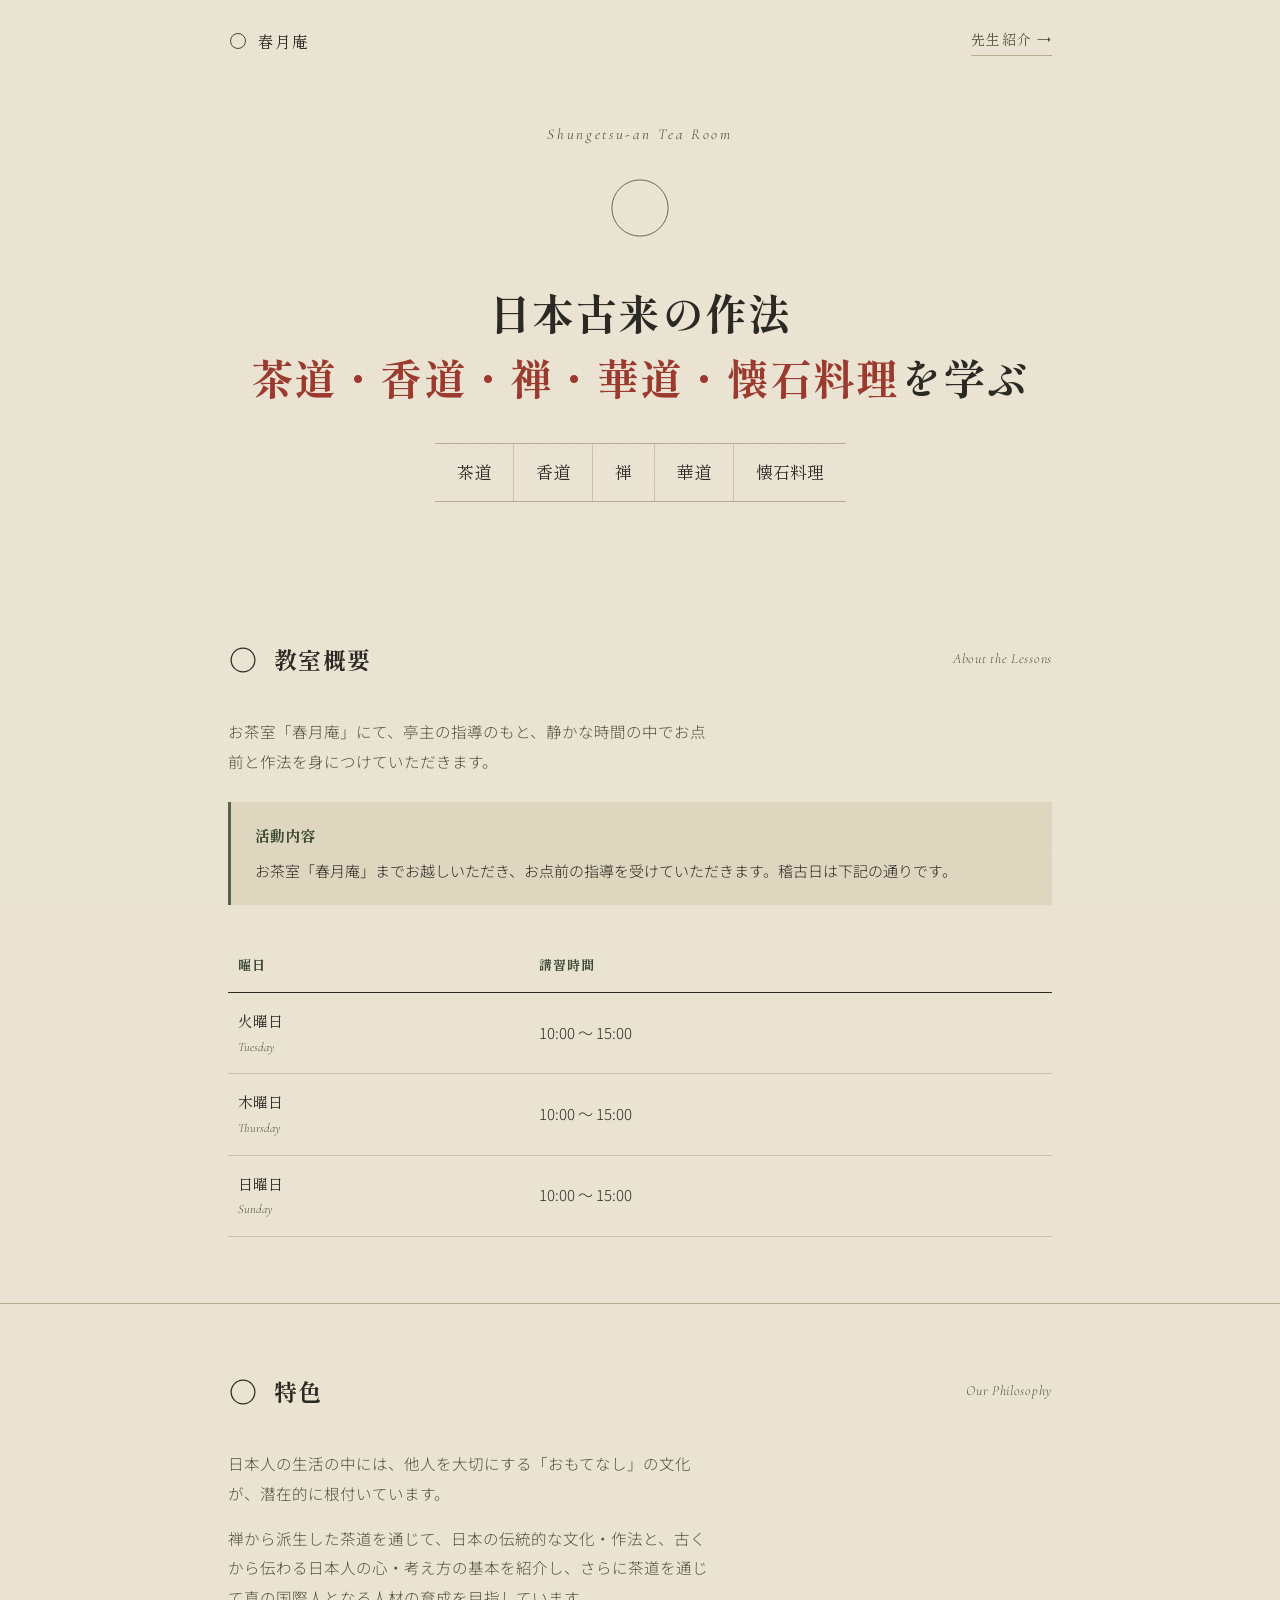
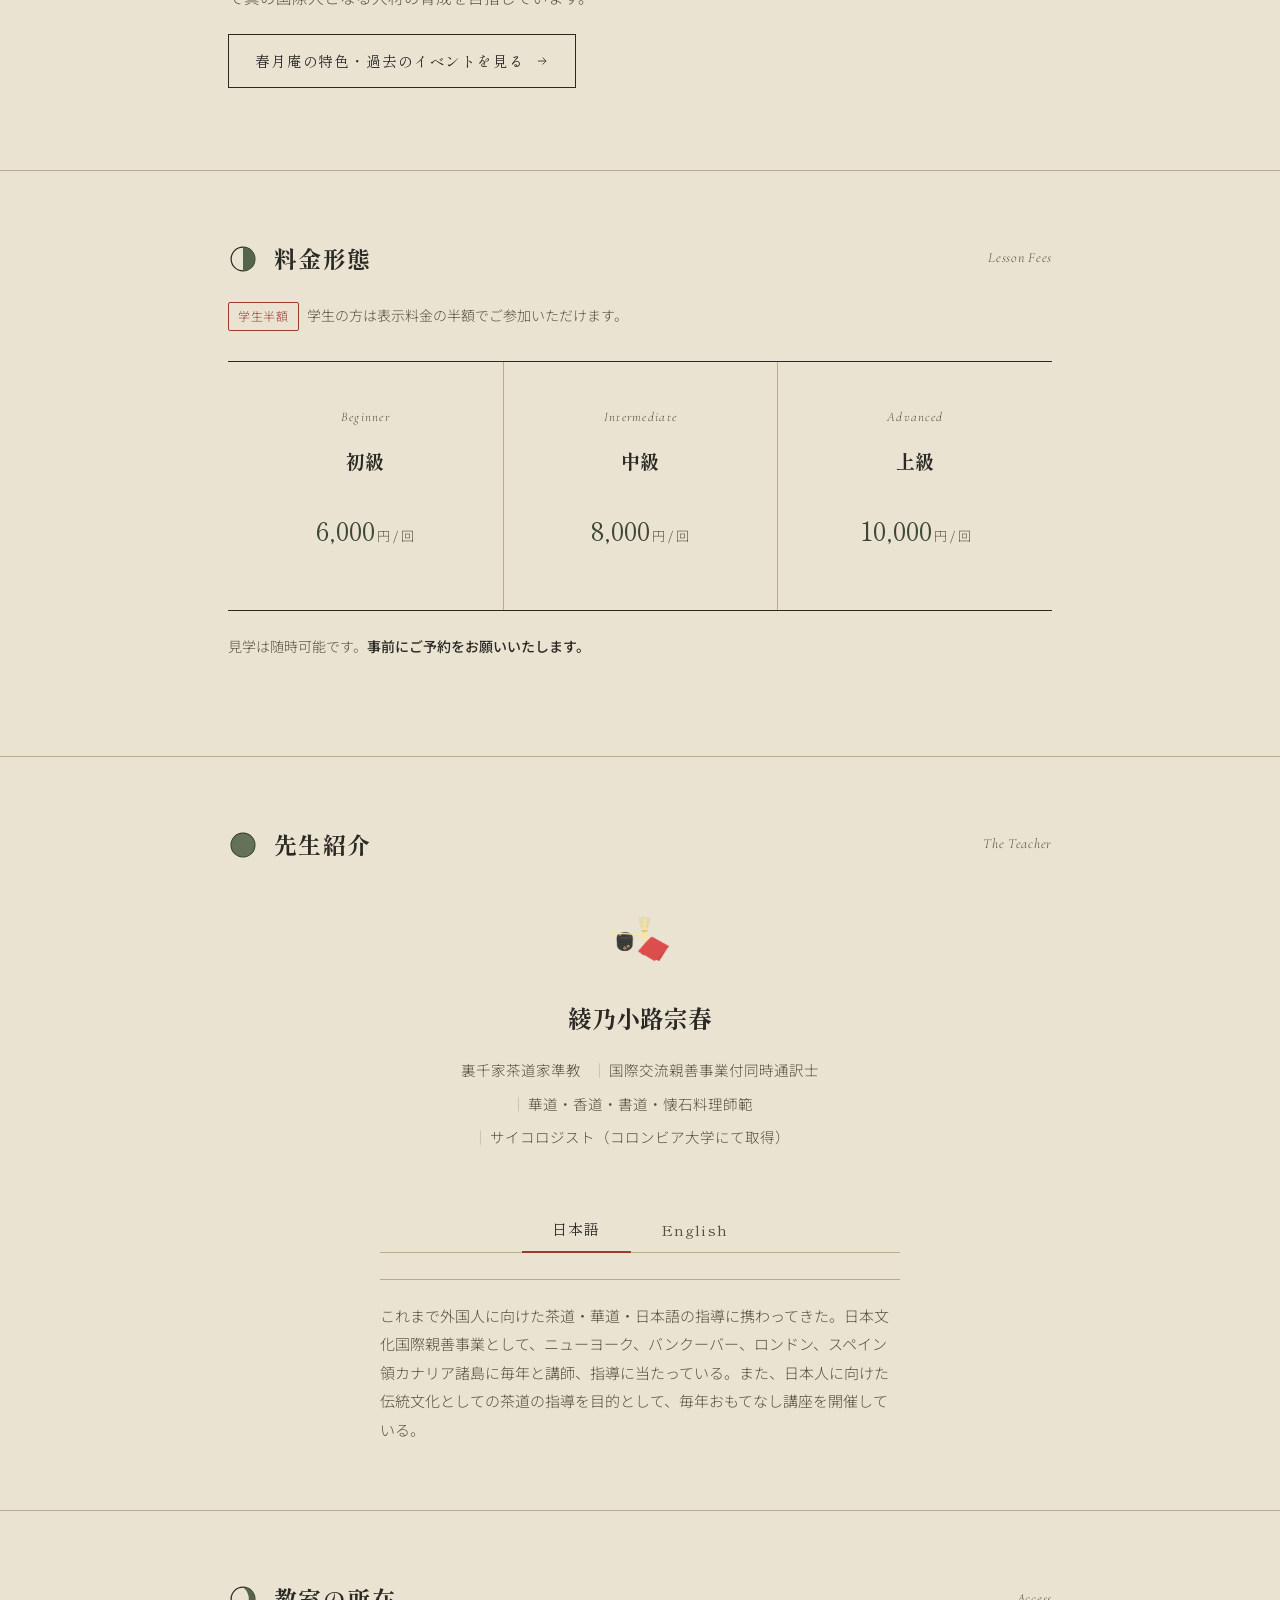
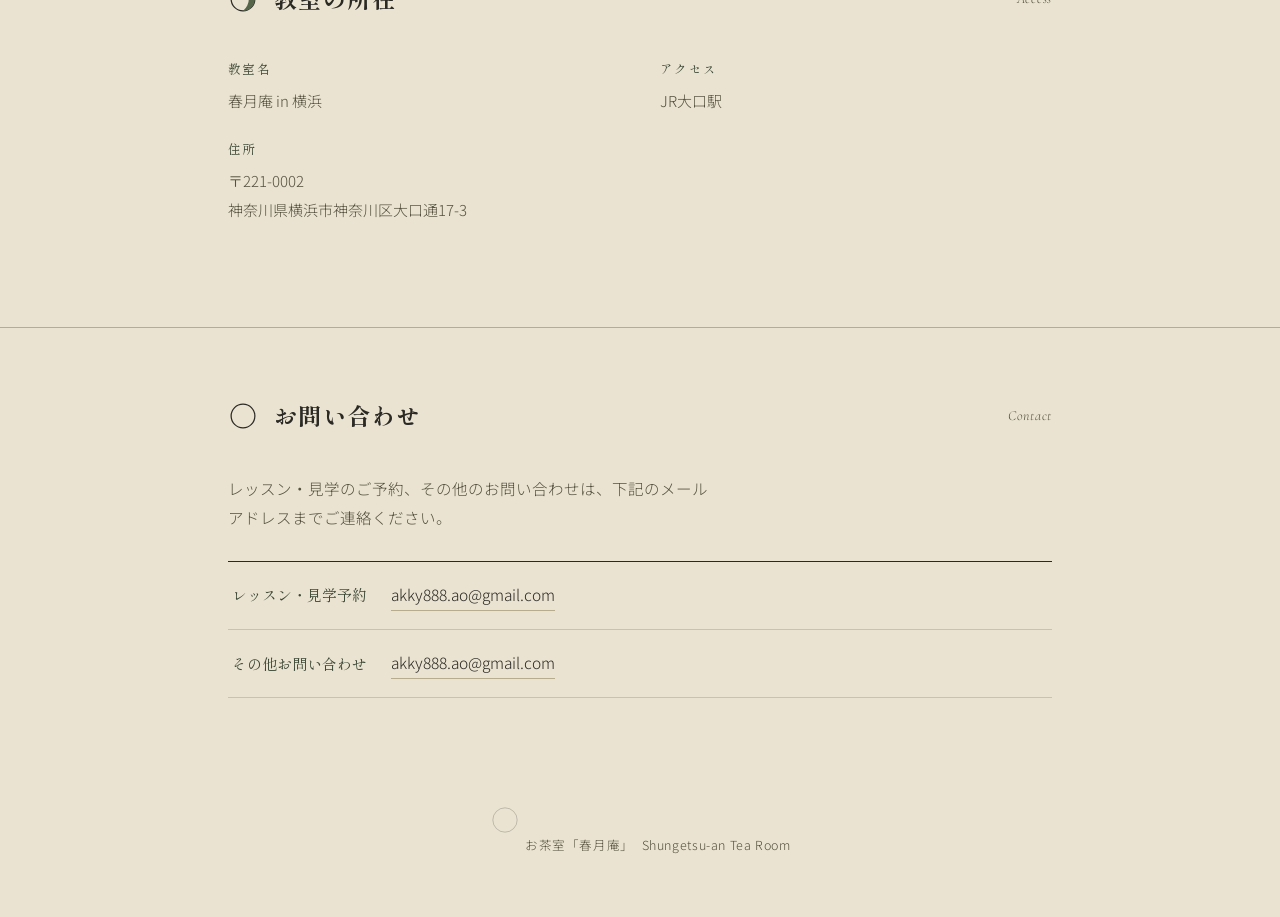
<file: index.html>
<!DOCTYPE html>
<html lang="ja">
<head>
<meta charset="UTF-8">
<meta name="viewport" content="width=device-width, initial-scale=1.0">
<title>お茶室「春月庵」｜日本古来の作法を学ぶ</title>
<meta name="description" content="お茶室「春月庵」— 茶道・香道・禅・華道・懐石料理を通じて日本古来の作法を学ぶ教室">
<link rel="icon" href="assets/favicon.ico" sizes="any">
<link rel="icon" type="image/png" sizes="32x32" href="assets/icon-32.png">
<link rel="icon" type="image/png" sizes="192x192" href="assets/icon-192.png">
<link rel="apple-touch-icon" href="assets/icon-180.png">
<link rel="preconnect" href="https://fonts.googleapis.com">
<link rel="preconnect" href="https://fonts.gstatic.com" crossorigin>
<link href="https://fonts.googleapis.com/css2?family=Shippori+Mincho:wght@400;700&family=Noto+Sans+JP:wght@300;400;500&family=Cormorant+Garamond:ital@1&display=swap" rel="stylesheet">
<link rel="stylesheet" href="style.css">
</head>
<body>

<nav class="site-nav">
  <div class="wrap">
    <div class="mark">
      <svg viewBox="0 0 24 24" fill="none"><circle cx="12" cy="12" r="9" stroke="#2A2924" stroke-width="1"/><path d="M12 3a9 9 0 0 0 0 18 7 7 0 0 1 0-18z" fill="#55654A"/></svg>
      春月庵
    </div>
    <a class="back" href="#teacher">先生紹介 →</a>
  </div>
</nav>

<header class="hero">
  <div class="wrap">
    <p class="eyebrow">Shungetsu-an Tea Room</p>

    <svg class="moon-sig" viewBox="0 0 100 100" fill="none">
      <circle cx="50" cy="50" r="38" stroke="#2A2924" stroke-width="1"/>
      <path d="M50 12a38 38 0 0 0 0 76 30 30 0 0 1 0-76z" fill="#9B3A2E" opacity="0.85"/>
    </svg>

    <h1>日本古来の作法<br><span class="accent">茶道・香道・禅・華道・懐石料理</span>を学ぶ</h1>

    <ul class="arts-menu">
      <li>茶道</li>
      <li>香道</li>
      <li>禅</li>
      <li>華道</li>
      <li>懐石料理</li>
    </ul>
  </div>
</header>

<main>

  <section id="about">
    <div class="wrap">
      <div class="section-head">
        <svg class="phase" viewBox="0 0 24 24" fill="none"><circle cx="12" cy="12" r="9.5" stroke="#2A2924" stroke-width="1"/><path d="M12 2.5a9.5 9.5 0 0 0 0 19 4 4 0 0 1 0-19z" fill="#55654A"/></svg>
        <h2>教室概要</h2>
        <span class="en">About the Lessons</span>
      </div>

      <p class="lead">お茶室「春月庵」にて、亭主の指導のもと、静かな時間の中でお点前と作法を身につけていただきます。</p>

      <div class="activity-note">
        <strong>活動内容</strong>
        お茶室「春月庵」までお越しいただき、お点前の指導を受けていただきます。稽古日は下記の通りです。
      </div>

      <table class="schedule">
        <thead>
          <tr><th>曜日</th><th>講習時間</th></tr>
        </thead>
        <tbody>
          <tr>
            <td class="day">火曜日<span class="en">Tuesday</span></td>
            <td class="time">10:00 〜 15:00</td>
          </tr>
          <tr>
            <td class="day">木曜日<span class="en">Thursday</span></td>
            <td class="time">10:00 〜 15:00</td>
          </tr>
          <tr>
            <td class="day">日曜日<span class="en">Sunday</span></td>
            <td class="time">10:00 〜 15:00</td>
          </tr>
        </tbody>
      </table>
    </div>
  </section>

  <section id="features">
    <div class="wrap">
      <div class="section-head">
        <svg class="phase" viewBox="0 0 24 24" fill="none"><circle cx="12" cy="12" r="9.5" stroke="#2A2924" stroke-width="1"/><path d="M12 2.5a9.5 9.5 0 0 0 0 19 5.5 5.5 0 0 1 0-19z" fill="#55654A"/></svg>
        <h2>特色</h2>
        <span class="en">Our Philosophy</span>
      </div>

      <p class="lead">日本人の生活の中には、他人を大切にする「おもてなし」の文化が、潜在的に根付いています。</p>
      <p class="lead">禅から派生した茶道を通じて、日本の伝統的な文化・作法と、古くから伝わる日本人の心・考え方の基本を紹介し、さらに茶道を通じて真の国際人となる人材の育成を目指しています。</p>
      <p class="sns-link"><a class="btn" href="tokushoku.html">春月庵の特色・過去のイベントを見る<svg viewBox="0 0 24 24" fill="none"><path d="M5 12h14M13 6l6 6-6 6" stroke="currentColor" stroke-width="1.4"/></svg></a></p>
    </div>
  </section>

  <section id="pricing">
    <div class="wrap">
      <div class="section-head">
        <svg class="phase" viewBox="0 0 24 24" fill="none"><circle cx="12" cy="12" r="9.5" stroke="#2A2924" stroke-width="1"/><path d="M12 2.5a9.5 9.5 0 0 1 0 19V2.5z" fill="#55654A"/></svg>
        <h2>料金形態</h2>
        <span class="en">Lesson Fees</span>
      </div>

      <p class="price-note"><span class="tag">学生半額</span>学生の方は表示料金の半額でご参加いただけます。</p>

      <div class="price-grid">
        <div class="price-tier">
          <p class="rank">Beginner</p>
          <h3>初級</h3>
          <p class="amount">6,000<small>円 / 回</small></p>
        </div>
        <div class="price-tier">
          <p class="rank">Intermediate</p>
          <h3>中級</h3>
          <p class="amount">8,000<small>円 / 回</small></p>
        </div>
        <div class="price-tier">
          <p class="rank">Advanced</p>
          <h3>上級</h3>
          <p class="amount">10,000<small>円 / 回</small></p>
        </div>
      </div>

      <p class="price-note" style="margin-top:22px;">見学は随時可能です。<strong style="color:var(--ink);font-weight:500;">事前にご予約をお願いいたします。</strong></p>
    </div>
  </section>

  <section id="teacher">
    <div class="wrap">
      <div class="section-head">
        <svg class="phase" viewBox="0 0 24 24" fill="none"><circle cx="12" cy="12" r="9.5" stroke="#2A2924" stroke-width="1"/><circle cx="12" cy="12" r="9.5" fill="#55654A" opacity="0.9"/></svg>
        <h2>先生紹介</h2>
        <span class="en">The Teacher</span>
      </div>

      <div class="teacher-card">
        <img class="teacher-mark" src="assets/icon-192.png" alt="" width="72" height="72">
        <h3 class="teacher-name">綾乃小路宗春</h3>
        <ul class="teacher-titles">
          <li>裏千家茶道家準教</li>
          <li>国際交流親善事業付同時通訳士</li>
          <li>華道・香道・書道・懐石料理師範</li>
          <li>サイコロジスト（コロンビア大学にて取得）</li>
        </ul>

        <div class="lang-tabs" role="tablist" aria-label="言語切り替え">
          <button type="button" class="active" role="tab" aria-selected="true" aria-controls="panel-ja" id="tab-ja" data-lang="ja">日本語</button>
          <button type="button" role="tab" aria-selected="false" aria-controls="panel-en" id="tab-en" data-lang="en">English</button>
        </div>

        <div id="panel-ja" class="lang-panel active teacher-bio" role="tabpanel" aria-labelledby="tab-ja">
          <p>これまで外国人に向けた茶道・華道・日本語の指導に携わってきた。日本文化国際親善事業として、ニューヨーク、バンクーバー、ロンドン、スペイン領カナリア諸島に毎年と講師、指導に当たっている。また、日本人に向けた伝統文化としての茶道の指導を目的として、毎年おもてなし講座を開催している。</p>
        </div>

        <div id="panel-en" class="lang-panel teacher-bio" role="tabpanel" aria-labelledby="tab-en">
          <p class="teacher-en">The professor of Japanese tea, the Kōdō, flower arrangement, and Japanese dinner. Also, international translator.</p>
          <p>Tea ceremony — Chadō — is a traditional part of Japanese culture. Chadō can be explained as a synthesis of many art forms. It includes the spirit of Zen, Kōdō, flower arrangement, architecture, calligraphy, industrial crafts, tea ceremony dinner, and Japanese confections. In the tea ceremony, the host serves a bowl of tea that includes the spirits of all these art forms.</p>
          <p>Learning about the tea ceremony is not only the way of serving or drinking tea, but it is also considered mental training for the spirit of Zen. Let's try to learn the mindset of hospitality through the art of tea ceremony.</p>
        </div>
      </div>
    </div>
  </section>

  <section id="access">
    <div class="wrap">
      <div class="section-head">
        <svg class="phase" viewBox="0 0 24 24" fill="none"><circle cx="12" cy="12" r="9.5" stroke="#2A2924" stroke-width="1"/><path d="M12 2.5a9.5 9.5 0 0 1 0 19 12 12 0 0 0 0-19z" fill="#55654A"/></svg>
        <h2>教室の所在</h2>
        <span class="en">Access</span>
      </div>

      <dl class="access-grid">
        <div>
          <dt>教室名</dt>
          <dd>春月庵 in 横浜</dd>

          <dt>住所</dt>
          <dd>〒221-0002<br>神奈川県横浜市神奈川区大口通17-3</dd>
        </div>
        <div>
          <dt>アクセス</dt>
          <dd>JR大口駅</dd>
        </div>
      </dl>
    </div>
  </section>

  <!-- ============================================================
       お問い合わせ（Contact）セクション
       メールアドレスは、下の ★入力欄★ の1か所だけ書き換えれば、
       このセクションのすべてのリンク・表示に反映されます。
       ============================================================ -->
  <section id="contact">
    <div class="wrap">
      <div class="section-head">
        <svg class="phase" viewBox="0 0 24 24" fill="none"><circle cx="12" cy="12" r="9.5" stroke="#2A2924" stroke-width="1"/><path d="M12 2.5a9.5 9.5 0 0 1 0 19 8 8 0 0 0 0-19z" fill="#55654A"/></svg>
        <h2>お問い合わせ</h2>
        <span class="en">Contact</span>
      </div>

      <p class="lead">レッスン・見学のご予約、その他のお問い合わせは、下記のメールアドレスまでご連絡ください。</p>

      <!-- ################################################################
           ★★★ メールアドレス入力欄（ここだけ書き換えてください） ★★★
           下の引用符 " " の中に、実際のメールアドレスを入力します。
           例）const CONTACT_EMAIL = "info@shungetsuan.jp";
           ################################################################ -->
      <script>
        const CONTACT_EMAIL = "akky888.ao@gmail.com";   // ← ★ここにメールアドレスを入力★
      </script>

      <ul class="contact-list">
        <li class="contact-item">
          <span class="contact-label">レッスン・見学予約</span>
          <!-- メールアドレスは上の入力欄から自動で入ります（ここは編集不要） -->
          <a class="contact-mail" data-mail data-subject="レッスン・見学予約について" href="#contact"></a>
        </li>
        <li class="contact-item">
          <span class="contact-label">その他お問い合わせ</span>
          <!-- メールアドレスは上の入力欄から自動で入ります（ここは編集不要） -->
          <a class="contact-mail" data-mail data-subject="お問い合わせ" href="#contact"></a>
        </li>
      </ul>

      <!-- 赤い点線の「未入力」表示：入力欄が仮のアドレスのままの間だけ表示され、
           実際のアドレスを入れると自動で消えます（編集不要） -->
      <p class="placeholder-flag" id="mail-flag" hidden>未入力：メールアドレスの入力欄（CONTACT_EMAIL）が仮のアドレスのままです</p>

      <script>
        // 入力欄(CONTACT_EMAIL)のアドレスを、上の2つのリンクに反映します（編集不要）
        document.querySelectorAll('a[data-mail]').forEach(a => {
          a.href = 'mailto:' + CONTACT_EMAIL + '?subject=' + encodeURIComponent(a.dataset.subject);
          a.textContent = CONTACT_EMAIL;
        });
        if (CONTACT_EMAIL.includes('example.com')) {
          document.getElementById('mail-flag').hidden = false;
        }
      </script>
    </div>
  </section>

</main>

<footer>
  <svg class="moon-sig" viewBox="0 0 100 100" fill="none">
    <circle cx="50" cy="50" r="38" stroke="#2A2924" stroke-width="1"/>
    <path d="M50 12a38 38 0 0 0 0 76 30 30 0 0 1 0-76z" fill="#55654A"/>
  </svg>
  お茶室「春月庵」　Shungetsu-an Tea Room
</footer>

<script>
  const tabs = document.querySelectorAll('.lang-tabs button');
  tabs.forEach(btn => {
    btn.addEventListener('click', () => {
      tabs.forEach(b => { b.classList.remove('active'); b.setAttribute('aria-selected','false'); });
      document.querySelectorAll('.lang-panel').forEach(p => p.classList.remove('active'));
      btn.classList.add('active');
      btn.setAttribute('aria-selected','true');
      document.getElementById('panel-' + btn.dataset.lang).classList.add('active');
    });
  });
</script>

</body>
</html>
</file>
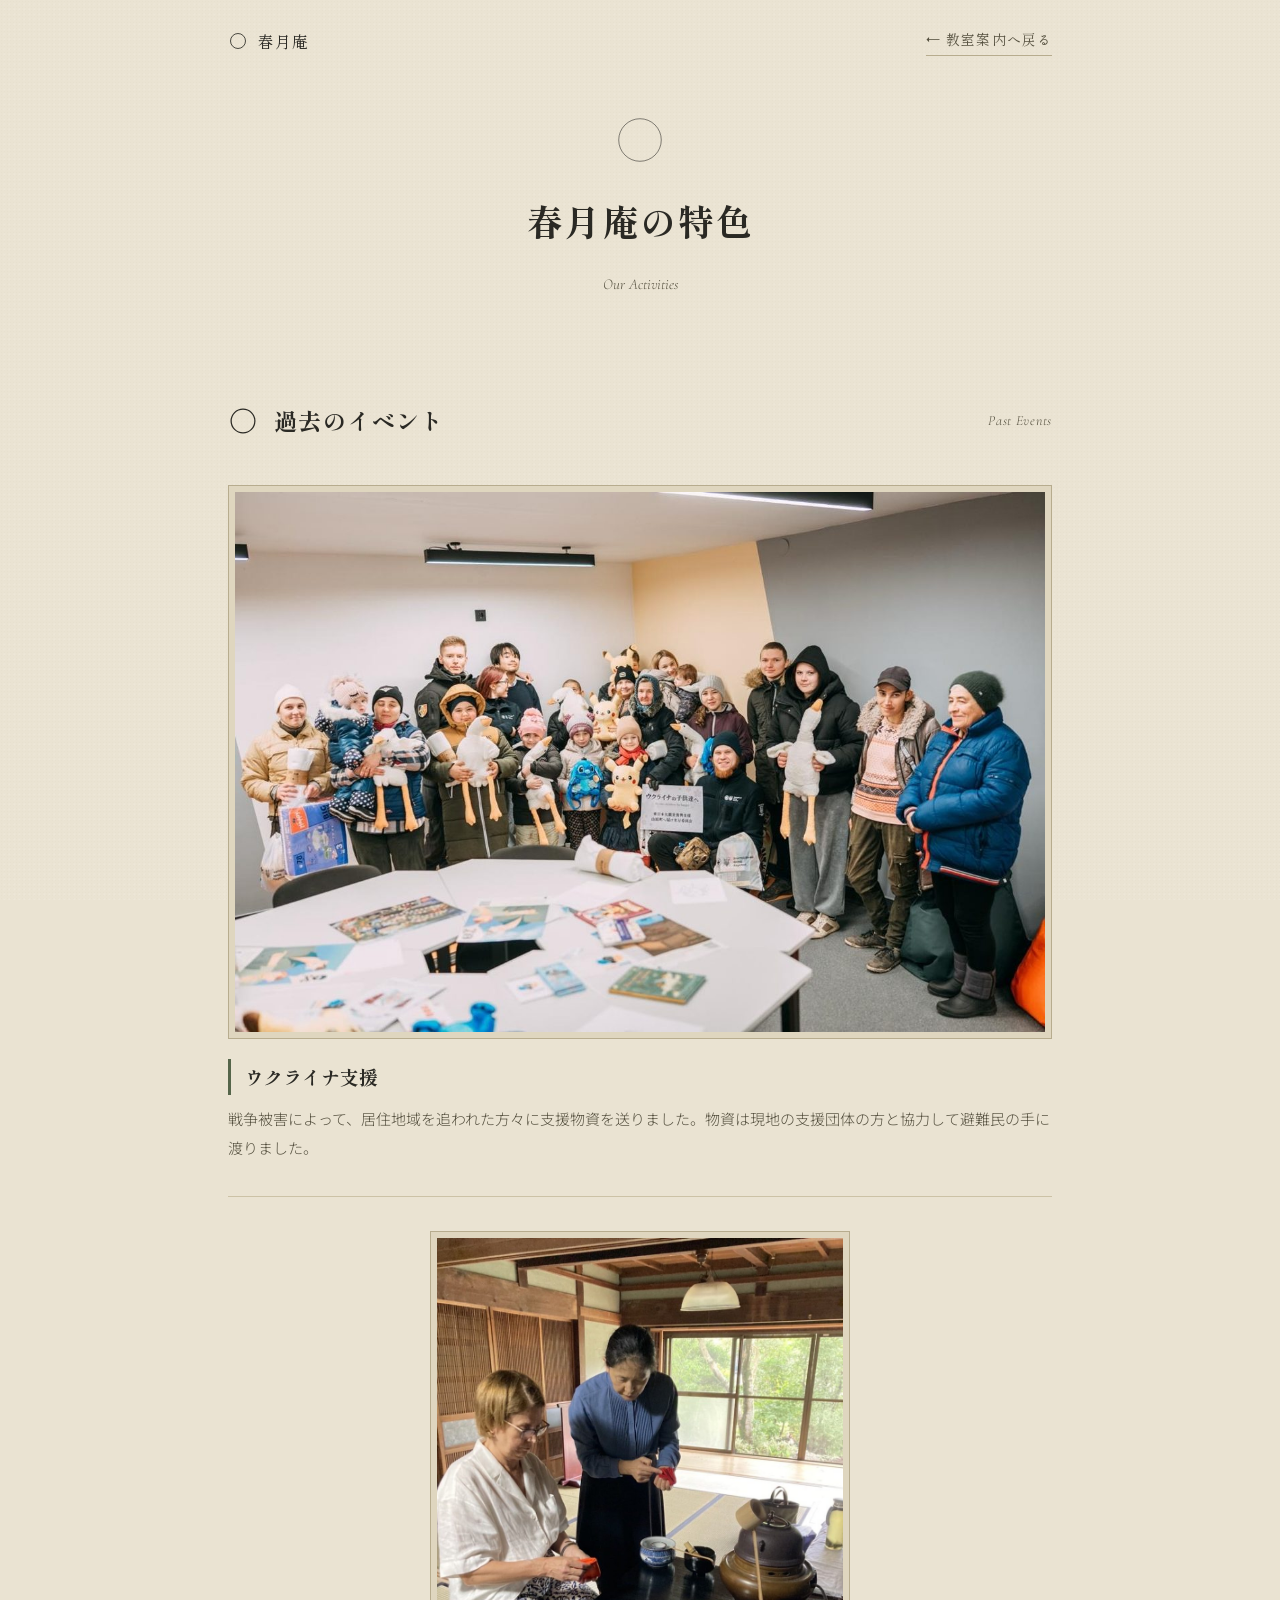
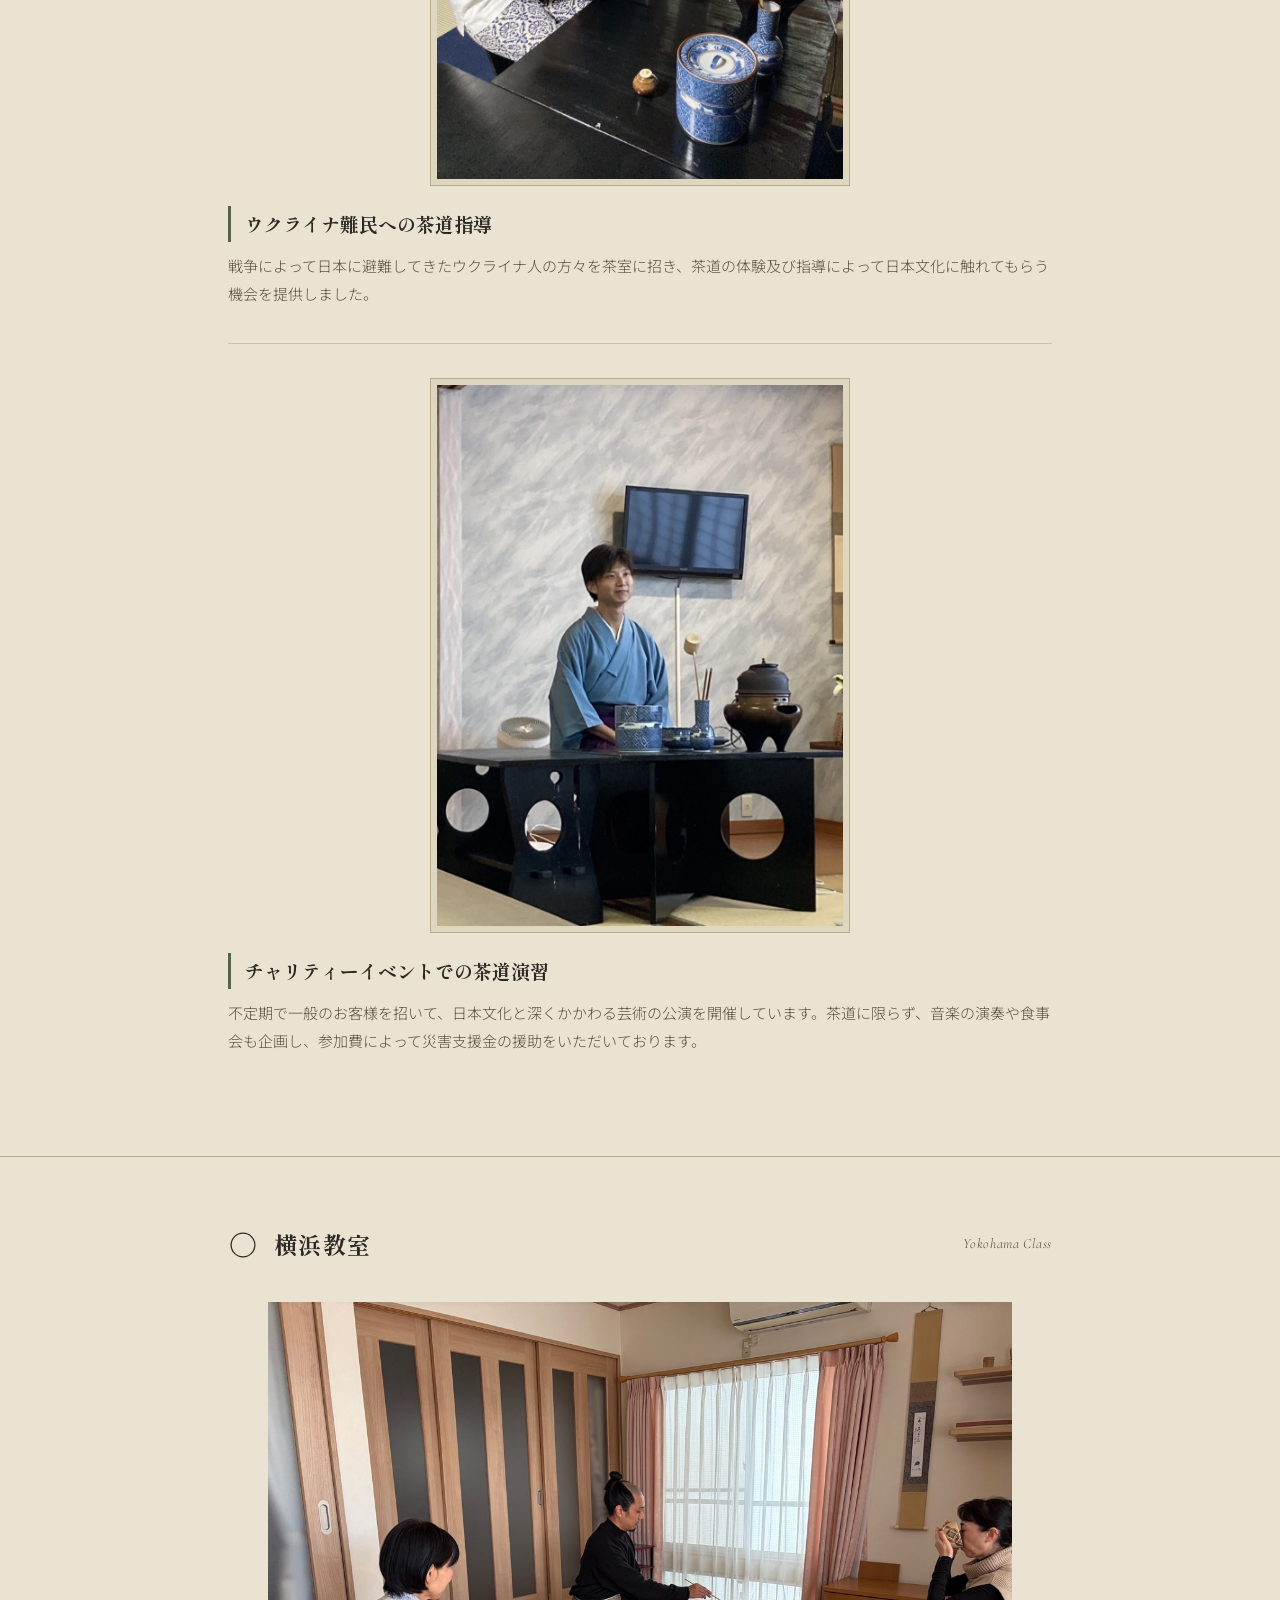
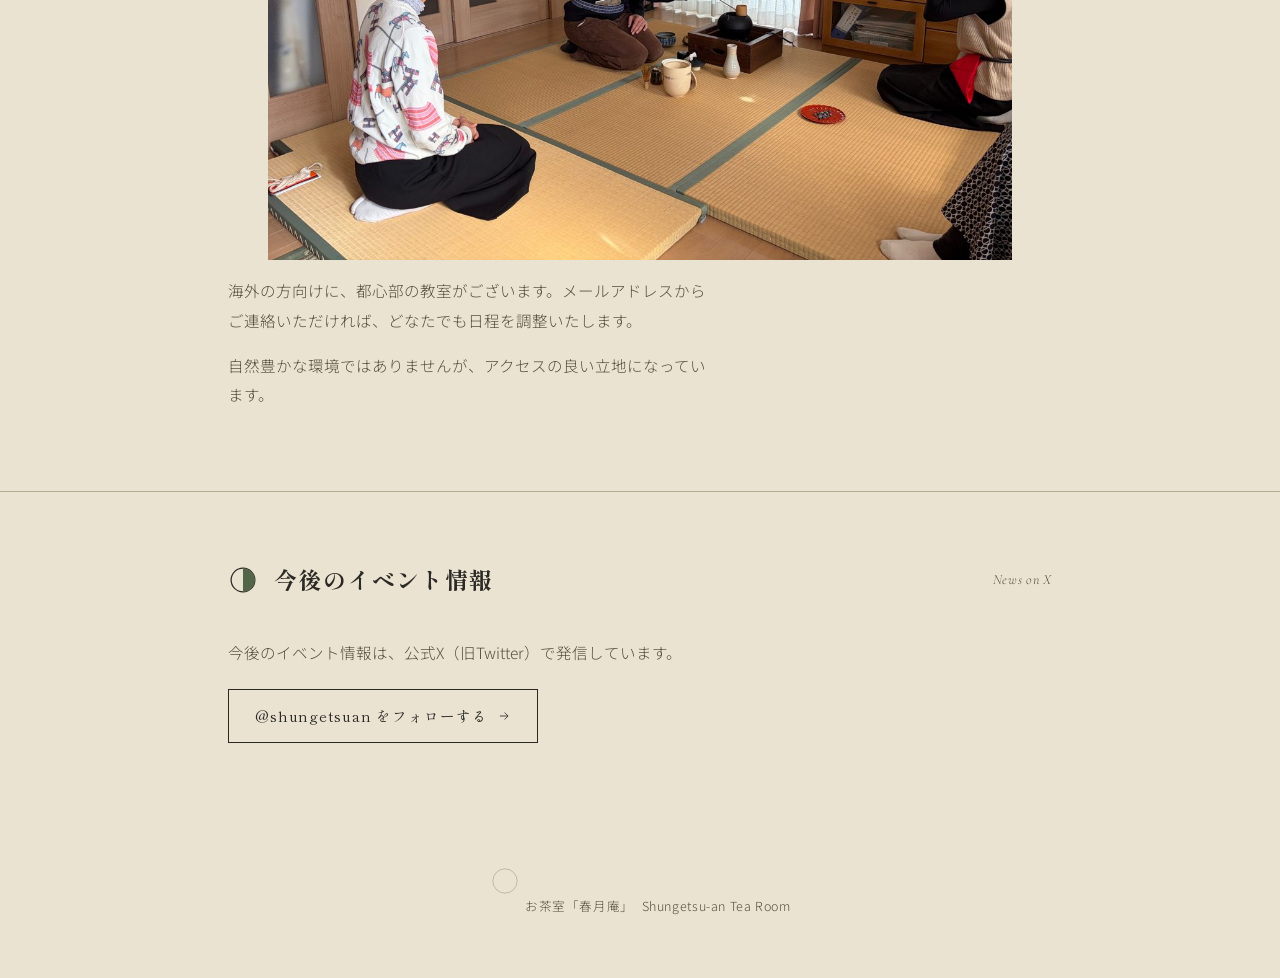
<file: tokushoku.html>
<!DOCTYPE html>
<html lang="ja">
<head>
<meta charset="UTF-8">
<meta name="viewport" content="width=device-width, initial-scale=1.0">
<title>春月庵の特色｜お茶室「春月庵」</title>
<meta name="description" content="春月庵の過去のイベント（ウクライナ支援、茶道指導、チャリティーイベント）と今後の情報発信のご案内">
<link rel="icon" href="assets/favicon.ico" sizes="any">
<link rel="icon" type="image/png" sizes="32x32" href="assets/icon-32.png">
<link rel="icon" type="image/png" sizes="192x192" href="assets/icon-192.png">
<link rel="apple-touch-icon" href="assets/icon-180.png">
<link rel="preconnect" href="https://fonts.googleapis.com">
<link rel="preconnect" href="https://fonts.gstatic.com" crossorigin>
<link href="https://fonts.googleapis.com/css2?family=Shippori+Mincho:wght@400;700&family=Noto+Sans+JP:wght@300;400;500&family=Cormorant+Garamond:ital@1&display=swap" rel="stylesheet">
<link rel="stylesheet" href="style.css">
</head>
<body>

<nav class="site-nav">
  <div class="wrap">
    <div class="mark">
      <svg viewBox="0 0 24 24" fill="none"><circle cx="12" cy="12" r="9" stroke="#2A2924" stroke-width="1"/><path d="M12 3a9 9 0 0 0 0 18 7 7 0 0 1 0-18z" fill="#55654A"/></svg>
      春月庵
    </div>
    <a class="back" href="index.html">← 教室案内へ戻る</a>
  </div>
</nav>

<header class="page-hero">
  <div class="wrap">
    <svg style="width:56px;height:56px;margin:0 auto;display:block;" viewBox="0 0 100 100" fill="none">
      <circle cx="50" cy="50" r="38" stroke="#2A2924" stroke-width="1"/>
      <path d="M50 12a38 38 0 0 0 0 76 30 30 0 0 1 0-76z" fill="#9B3A2E" opacity="0.85"/>
    </svg>
    <h1>春月庵の特色</h1>
    <p class="en-name">Our Activities</p>
  </div>
</header>

<main>

  <section id="events" style="border-top:none;">
    <div class="wrap">
      <div class="section-head">
        <svg class="phase" viewBox="0 0 24 24" fill="none"><circle cx="12" cy="12" r="9.5" stroke="#2A2924" stroke-width="1"/><path d="M12 2.5a9.5 9.5 0 0 0 0 19 4 4 0 0 1 0-19z" fill="#55654A"/></svg>
        <h2>過去のイベント</h2>
        <span class="en">Past Events</span>
      </div>

      <article class="event">
        <figure><img src="assets/events/support-ukraine.jpg" alt="ウクライナの方々と支援物資を囲んだ集合写真" loading="lazy"></figure>
        <h3>ウクライナ支援</h3>
        <p>戦争被害によって、居住地域を追われた方々に支援物資を送りました。物資は現地の支援団体の方と協力して避難民の手に渡りました。</p>
      </article>

      <article class="event">
        <figure class="portrait"><img src="assets/events/tea-lesson.jpg" alt="茶室で道具を前に、お点前の指導を受ける様子" loading="lazy"></figure>
        <h3>ウクライナ難民への茶道指導</h3>
        <p>戦争によって日本に避難してきたウクライナ人の方々を茶室に招き、茶道の体験及び指導によって日本文化に触れてもらう機会を提供しました。</p>
      </article>

      <article class="event">
        <figure class="portrait"><img src="assets/events/charity-tea.jpg" alt="チャリティーイベントで茶道の演習を行う様子" loading="lazy"></figure>
        <h3>チャリティーイベントでの茶道演習</h3>
        <p>不定期で一般のお客様を招いて、日本文化と深くかかわる芸術の公演を開催しています。茶道に限らず、音楽の演奏や食事会も企画し、参加費によって災害支援金の援助をいただいております。</p>
      </article>
    </div>
  </section>

  <section id="yokohama">
    <div class="wrap">
      <div class="section-head">
        <svg class="phase" viewBox="0 0 24 24" fill="none"><circle cx="12" cy="12" r="9.5" stroke="#2A2924" stroke-width="1"/><path d="M12 2.5a9.5 9.5 0 0 0 0 19 7 7 0 0 1 0-19z" fill="#55654A"/></svg>
        <h2>横浜教室</h2>
        <span class="en">Yokohama Class</span>
      </div>

      <figure class="event-photo"><img src="assets/events/yokohama.jpg" alt="横浜教室で、畳の上でお点前を披露する様子" loading="lazy"></figure>

      <p class="lead">海外の方向けに、都心部の教室がございます。メールアドレスからご連絡いただければ、どなたでも日程を調整いたします。</p>
      <p class="lead">自然豊かな環境ではありませんが、アクセスの良い立地になっています。</p>
      <!-- メールアドレスが決まったらここに：<p class="sns-link"><a class="btn" href="mailto:XXXX">メールで問い合わせる</a></p> -->
    </div>
  </section>

  <section id="sns">
    <div class="wrap">
      <div class="section-head">
        <svg class="phase" viewBox="0 0 24 24" fill="none"><circle cx="12" cy="12" r="9.5" stroke="#2A2924" stroke-width="1"/><path d="M12 2.5a9.5 9.5 0 0 1 0 19V2.5z" fill="#55654A"/></svg>
        <h2>今後のイベント情報</h2>
        <span class="en">News on X</span>
      </div>
      <p class="lead">今後のイベント情報は、公式X（旧Twitter）で発信しています。</p>
      <p class="sns-link">
        <a class="btn" href="https://x.com/shungetsuan" target="_blank" rel="noopener">
          @shungetsuan をフォローする
          <svg viewBox="0 0 24 24" fill="none"><path d="M5 12h14M13 6l6 6-6 6" stroke="currentColor" stroke-width="1.4"/></svg>
        </a>
      </p>
    </div>
  </section>

</main>

<footer>
  <svg class="moon-sig" viewBox="0 0 100 100" fill="none">
    <circle cx="50" cy="50" r="38" stroke="#2A2924" stroke-width="1"/>
    <path d="M50 12a38 38 0 0 0 0 76 30 30 0 0 1 0-76z" fill="#55654A"/>
  </svg>
  お茶室「春月庵」　Shungetsu-an Tea Room
</footer>

</body>
</html>
</file>
<file: style.css>
/* ============================================================
   春月庵 — Shungetsu-an tea room website
   Design tokens
   ============================================================ */
:root{
  --paper:      #EAE3D2;   /* aged washi paper */
  --paper-deep: #DFD6BF;   /* slightly deeper paper, for panels */
  --ink:        #2A2924;   /* sumi ink, warm near-black */
  --ink-soft:   #55503F;   /* softened ink for body text */
  --moss:       #55654A;   /* moss / matcha accent */
  --moss-deep:  #3C4834;
  --kurenai:    #9B3A2E;   /* deep vermillion — used only for the seal */
  --line:       #B7AC8E;   /* hairline divider */
  --line-soft:  #CCC2A6;
  --gold:       #A78A4A;   /* muted gilt, for small marks */

  --font-display: "Shippori Mincho", "Noto Serif JP", serif;
  --font-body:    "Noto Sans JP", "Hiragino Sans", sans-serif;
  --font-accent:  "Cormorant Garamond", serif;
}

*{ box-sizing:border-box; }
html{ scroll-behavior:smooth; }

body{
  margin:0;
  background:var(--paper);
  color:var(--ink);
  font-family:var(--font-body);
  font-weight:300;
  line-height:1.9;
  -webkit-font-smoothing:antialiased;
}

a{ color:inherit; text-decoration:none; }

img{ max-width:100%; display:block; }

/* subtle washi paper texture */
body::before{
  content:"";
  position:fixed;
  inset:0;
  pointer-events:none;
  z-index:0;
  opacity:.5;
  background-image:
    radial-gradient(rgba(0,0,0,.025) 1px, transparent 1px),
    radial-gradient(rgba(255,255,255,.4) 1px, transparent 1px);
  background-size:3px 3px, 5px 5px;
  background-position:0 0, 1.5px 1.5px;
}

.wrap{
  position:relative;
  z-index:1;
  max-width:880px;
  margin:0 auto;
  padding:0 28px;
}

/* ---------------- nav ---------------- */
.site-nav{
  position:relative;
  z-index:2;
  padding:26px 0 0;
}
.site-nav .wrap{
  display:flex;
  align-items:center;
  justify-content:space-between;
  font-family:var(--font-display);
  font-size:14px;
  letter-spacing:.08em;
}
.site-nav .mark{
  display:flex;
  align-items:center;
  gap:10px;
  font-size:16px;
}
.site-nav .mark svg{ width:20px; height:20px; }
.site-nav a.back{
  border-bottom:1px solid var(--line);
  padding-bottom:2px;
  color:var(--ink-soft);
}
.site-nav a.back:hover{ color:var(--moss-deep); border-color:var(--moss); }

/* ---------------- hero ---------------- */
.hero{
  position:relative;
  padding:64px 0 70px;
  text-align:center;
}
.hero .eyebrow{
  font-family:var(--font-accent);
  font-style:italic;
  letter-spacing:.18em;
  font-size:15px;
  color:var(--moss-deep);
  margin:0 0 22px;
}
.hero .moon-sig{
  width:74px;
  height:74px;
  margin:0 auto 26px;
  opacity:.9;
}
.hero h1{
  font-family:var(--font-display);
  font-weight:700;
  font-size:clamp(28px, 5vw, 42px);
  line-height:1.55;
  margin:0 0 34px;
  letter-spacing:.03em;
}
.hero h1 .accent{ color:var(--kurenai); }

.arts-menu{
  display:inline-flex;
  flex-wrap:wrap;
  justify-content:center;
  gap:0;
  list-style:none;
  margin:0 auto;
  padding:0;
  border-top:1px solid var(--line);
  border-bottom:1px solid var(--line);
}
.arts-menu li{
  font-family:var(--font-display);
  font-size:17px;
  padding:12px 22px;
  border-left:1px solid var(--line-soft);
}
.arts-menu li:first-child{ border-left:none; }

/* ---------------- section chrome ---------------- */
section{
  position:relative;
  padding:66px 0;
}
section + section{
  border-top:1px solid var(--line);
}
.section-head{
  display:flex;
  align-items:center;
  gap:16px;
  margin-bottom:36px;
}
.phase{
  width:30px; height:30px;
  flex:none;
}
.section-head h2{
  font-family:var(--font-display);
  font-size:23px;
  font-weight:700;
  letter-spacing:.06em;
  margin:0;
}
.section-head .en{
  font-family:var(--font-accent);
  font-style:italic;
  color:var(--ink-soft);
  font-size:14px;
  margin-left:auto;
  letter-spacing:.05em;
}

.lead{
  color:var(--ink-soft);
  font-size:15.5px;
  max-width:60ch;
}

/* ---------------- activity / schedule ---------------- */
.activity-note{
  background:var(--paper-deep);
  border-left:3px solid var(--moss);
  padding:20px 24px;
  margin:26px 0 34px;
  font-size:15px;
  color:var(--ink);
}
.activity-note strong{
  display:block;
  font-family:var(--font-display);
  font-size:15px;
  margin-bottom:6px;
  color:var(--moss-deep);
}

table.schedule{
  width:100%;
  border-collapse:collapse;
  font-size:15px;
}
table.schedule th, table.schedule td{
  text-align:left;
  padding:14px 10px;
  border-bottom:1px solid var(--line-soft);
}
table.schedule thead th{
  font-family:var(--font-display);
  font-weight:700;
  font-size:13px;
  letter-spacing:.08em;
  color:var(--moss-deep);
  border-bottom:1px solid var(--ink);
}
table.schedule td.day{
  font-family:var(--font-display);
  white-space:nowrap;
}
table.schedule td.day .en{
  display:block;
  font-family:var(--font-accent);
  font-style:italic;
  color:var(--ink-soft);
  font-size:12.5px;
}
table.schedule td.time{ font-variant-numeric:tabular-nums; }

/* ---------------- pricing ---------------- */
.price-note{
  font-size:14px;
  color:var(--ink-soft);
  margin:-14px 0 30px;
}
.price-note .tag{
  display:inline-block;
  border:1px solid var(--kurenai);
  color:var(--kurenai);
  padding:2px 9px;
  border-radius:2px;
  font-size:12px;
  letter-spacing:.06em;
  margin-right:8px;
}
.price-grid{
  display:grid;
  grid-template-columns:repeat(3, 1fr);
  gap:0;
  border-top:1px solid var(--ink);
  border-bottom:1px solid var(--ink);
}
.price-tier{
  padding:30px 18px;
  text-align:center;
  border-left:1px solid var(--line);
}
.price-tier:first-child{ border-left:none; }
.price-tier .rank{
  font-family:var(--font-accent);
  font-style:italic;
  font-size:13px;
  letter-spacing:.1em;
  color:var(--ink-soft);
}
.price-tier h3{
  font-family:var(--font-display);
  font-size:19px;
  margin:8px 0 16px;
}
.price-tier .amount{
  font-family:var(--font-display);
  font-size:26px;
  color:var(--moss-deep);
}
.price-tier .amount small{
  font-family:var(--font-body);
  font-size:13px;
  color:var(--ink-soft);
  margin-left:2px;
}

/* ---------------- teacher (brief) ---------------- */
.teacher-card{
  max-width:520px;
  margin:0 auto;
  text-align:center;
}
.teacher-mark{
  width:72px;
  height:72px;
  margin:0 auto 20px;
  opacity:.95;
}
.teacher-name{
  font-family:var(--font-display);
  font-size:24px;
  margin:0 0 14px;
}
.teacher-titles{
  list-style:none;
  margin:0 0 26px;
  padding:0;
  font-size:14.5px;
  color:var(--ink-soft);
  display:inline-flex;
  flex-wrap:wrap;
  justify-content:center;
  gap:6px 0;
}
.teacher-titles li{
  padding:0 14px;
  position:relative;
}
.teacher-titles li + li::before{
  content:"｜";
  position:absolute;
  left:-3px;
  color:var(--line);
}
.teacher-bio{
  text-align:left;
  border-top:1px solid var(--line);
  padding-top:22px;
  margin-top:4px;
}
.teacher-bio p{
  margin:0 0 16px;
  font-size:15px;
  color:var(--ink-soft);
  line-height:1.9;
}
.teacher-bio p:last-child{ margin-bottom:0; }
.teacher-en{
  font-family:var(--font-accent);
  font-style:italic;
  color:var(--ink) !important;
  font-size:17px;
  line-height:1.7;
}
.btn{
  display:inline-flex;
  align-items:center;
  gap:10px;
  font-family:var(--font-display);
  font-size:14.5px;
  letter-spacing:.06em;
  padding:12px 26px;
  border:1px solid var(--ink);
  color:var(--ink);
  transition:background .2s ease, color .2s ease;
}
.btn:hover{ background:var(--ink); color:var(--paper); }
.btn svg{ width:14px; height:14px; }

/* ---------------- access / footer ---------------- */
.access-grid{
  display:grid;
  grid-template-columns:1fr 1fr;
  gap:40px;
  font-size:15px;
}
.access-grid dt{
  font-family:var(--font-display);
  font-size:12.5px;
  letter-spacing:.1em;
  color:var(--moss-deep);
  margin-bottom:6px;
}
.access-grid dd{ margin:0 0 22px; color:var(--ink-soft); }
.placeholder-flag{
  display:inline-block;
  font-size:11.5px;
  color:var(--kurenai);
  border:1px dashed var(--kurenai);
  padding:1px 7px;
  border-radius:2px;
  margin-left:8px;
  letter-spacing:.04em;
}

footer{
  padding:40px 0 60px;
  text-align:center;
  font-size:12.5px;
  color:var(--ink-soft);
  letter-spacing:.05em;
}
footer .moon-sig{
  width:32px; height:32px;
  margin:0 auto 14px;
  opacity:.7;
}

.lang-tabs{
  display:flex;
  justify-content:center;
  gap:0;
  border-bottom:1px solid var(--line);
  margin:28px 0 26px;
}
.lang-tabs button{
  font-family:var(--font-display);
  background:none;
  border:none;
  cursor:pointer;
  font-size:15px;
  letter-spacing:.08em;
  padding:12px 30px;
  color:var(--ink-soft);
  position:relative;
  top:1px;
}
.lang-tabs button.active{
  color:var(--ink);
  border-bottom:2px solid var(--kurenai);
}

.lang-panel{ display:none; }
.lang-panel.active{ display:block; }

/* ---------------- responsive ---------------- */
@media (max-width: 640px){
  .arts-menu li{ padding:10px 14px; font-size:15px; }
  .price-grid{ grid-template-columns:1fr; }
  .price-tier{ border-left:none; border-top:1px solid var(--line); }
  .price-tier:first-child{ border-top:none; }
  .access-grid{ grid-template-columns:1fr; }
  .section-head{ flex-wrap:wrap; }
  .section-head .en{ margin-left:0; width:100%; }
}

/* reduced motion */
@media (prefers-reduced-motion: reduce){
  html{ scroll-behavior:auto; }
}

:focus-visible{
  outline:2px solid var(--kurenai);
  outline-offset:3px;
}

/* ---------------- features subpage ---------------- */
.page-hero{ text-align:center; padding:56px 0 20px; }
.page-hero h1{
  font-family:var(--font-display);
  font-size:clamp(26px,4.5vw,36px);
  margin:18px 0 10px;
  letter-spacing:.05em;
}
.page-hero .en-name{
  font-family:var(--font-accent);
  font-style:italic;
  color:var(--ink-soft);
  font-size:15px;
}
.event{
  padding:34px 0;
  border-top:1px solid var(--line-soft);
}
.event:first-of-type{ border-top:none; padding-top:6px; }
.event figure{ margin:0 0 20px; }
.event img{
  width:100%;
  height:auto;
  border:1px solid var(--line);
  padding:6px;
  background:var(--paper-deep);
}
.event h3{
  font-family:var(--font-display);
  font-size:19px;
  margin:0 0 10px;
  padding-left:14px;
  border-left:3px solid var(--moss);
}
.event p{ margin:0; font-size:15px; color:var(--ink-soft); }
.sns-link{ margin-top:22px; }

.event figure.portrait{ max-width:420px; margin-left:auto; margin-right:auto; }

/* ---------------- contact (index.html #contact) ---------------- */
.contact-list{
  list-style:none;
  margin:28px 0 0;
  padding:0;
  border-top:1px solid var(--ink);
}
.contact-item{
  display:flex;
  flex-wrap:wrap;
  align-items:center;
  gap:6px 24px;
  padding:18px 4px;
  border-bottom:1px solid var(--line-soft);
}
.contact-label{
  font-family:var(--font-display);
  font-size:15px;
  min-width:9em;
  color:var(--moss-deep);
}
.contact-mail{
  font-size:15.5px;
  color:var(--ink);
  border-bottom:1px solid var(--line);
  padding-bottom:1px;
  word-break:break-all;
}
.contact-mail:hover{ color:var(--moss-deep); border-color:var(--moss); }
.contact-list + .placeholder-flag{ margin:16px 0 0; margin-left:0; }
.placeholder-flag[hidden]{ display:none; }
</file>
